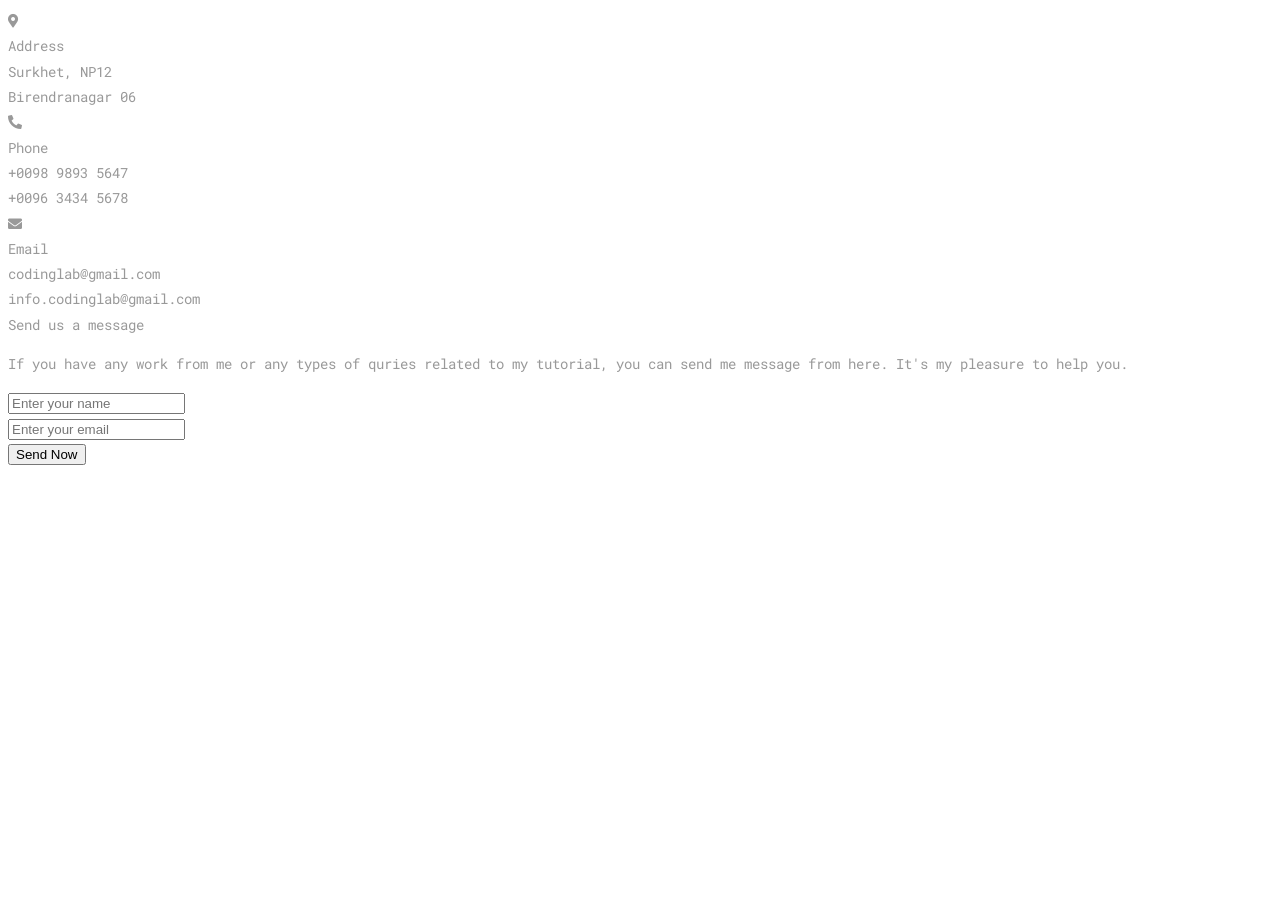
<file: sample_form.html>
<!DOCTYPE html>
<!-- Created By CodingLab - www.codinglabweb.com -->
<html lang="en" dir="ltr">
  <head>
    <meta charset="UTF-8">
    <title> Responsive Contact Us Form  | CodingLab </title>
    <link rel="stylesheet" href="style.css">
    <!-- Fontawesome CDN Link -->
    <link rel="stylesheet" href="https://cdnjs.cloudflare.com/ajax/libs/font-awesome/5.15.2/css/all.min.css"/>
     <meta name="viewport" content="width=device-width, initial-scale=1.0">
   </head>
<body>
  <div class="container">
    <div class="content">
      <div class="left-side">
        <div class="address details">
          <i class="fas fa-map-marker-alt"></i>
          <div class="topic">Address</div>
          <div class="text-one">Surkhet, NP12</div>
          <div class="text-two">Birendranagar 06</div>
        </div>
        <div class="phone details">
          <i class="fas fa-phone-alt"></i>
          <div class="topic">Phone</div>
          <div class="text-one">+0098 9893 5647</div>
          <div class="text-two">+0096 3434 5678</div>
        </div>
        <div class="email details">
          <i class="fas fa-envelope"></i>
          <div class="topic">Email</div>
          <div class="text-one">codinglab@gmail.com</div>
          <div class="text-two">info.codinglab@gmail.com</div>
        </div>
      </div>
      <div class="right-side">
        <div class="topic-text">Send us a message</div>
        <p>If you have any work from me or any types of quries related to my tutorial, you can send me message from here. It's my pleasure to help you.</p>
      <form action="#">
        <div class="input-box">
          <input type="text" placeholder="Enter your name">
        </div>
        <div class="input-box">
          <input type="text" placeholder="Enter your email">
        </div>
        <div class="input-box message-box">
          
        </div>
        <div class="button">
          <input type="button" value="Send Now" >
        </div>
      </form>
    </div>
    </div>
  </div>
</body>
</html>
</file>
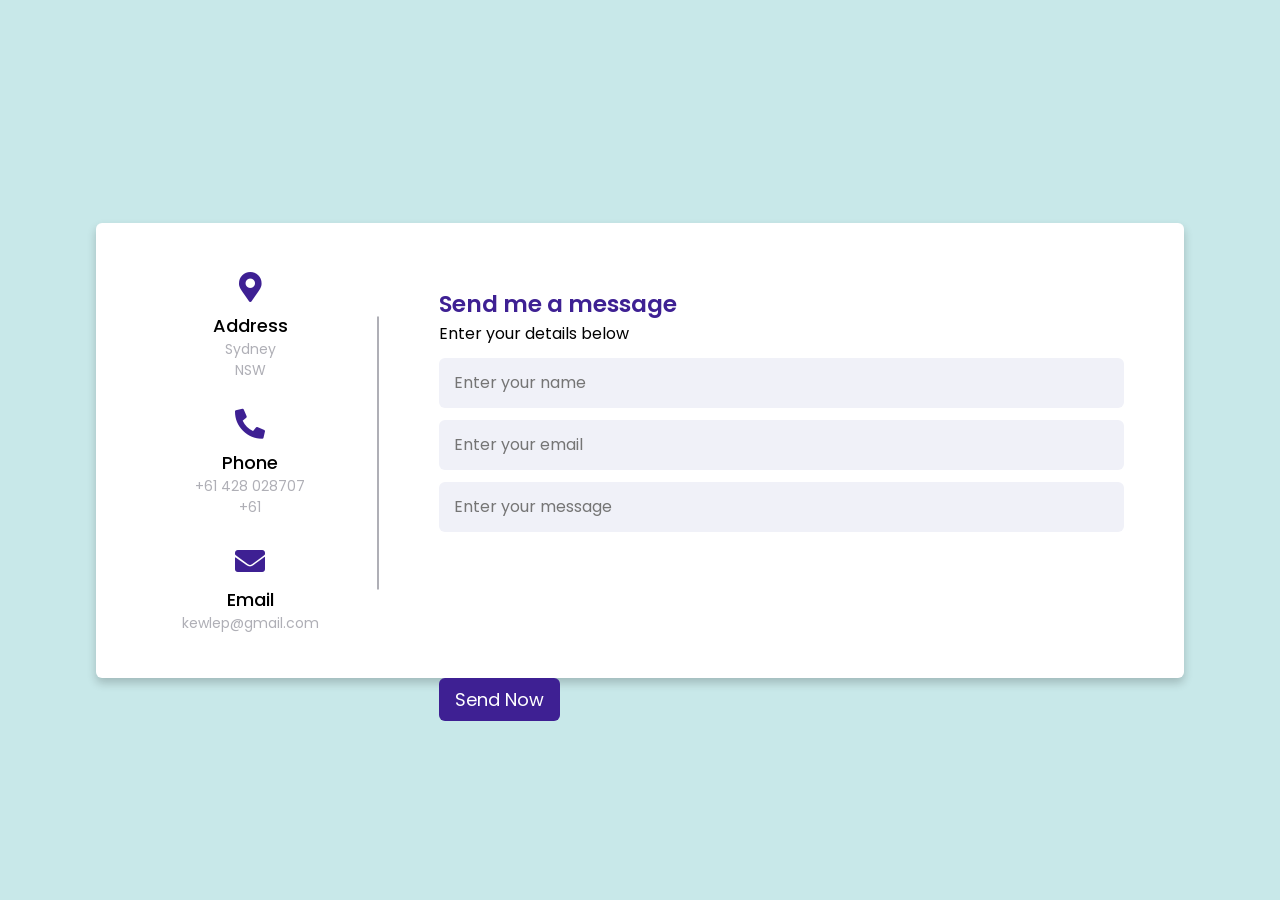
<file: form/sample_form.html>
<!DOCTYPE html>
<!-- Created By CodingLab - www.codinglabweb.com -->
<html lang="en" dir="ltr">
  <head>
    <meta charset="UTF-8">
    <title> Responsive Contact Us Form</title>
    <link rel="stylesheet" href="form_style.css">
    <!-- Fontawesome CDN Link -->
    <link rel="stylesheet" href="https://cdnjs.cloudflare.com/ajax/libs/font-awesome/5.15.2/css/all.min.css"/>
     <meta name="viewport" content="width=device-width, initial-scale=1.0">
   </head>
<body>
  <div class="container">
    <div class="content">
      <div class="left-side">
        <div class="address details">
          <i class="fas fa-map-marker-alt"></i>
          <div class="topic">Address</div>
          <div class="text-one">Sydney</div>
          <div class="text-two">NSW</div>
        </div>
        <div class="phone details">
          <i class="fas fa-phone-alt"></i>
          <div class="topic">Phone</div>
          <div class="text-one">+61 428 028707</div>
          <div class="text-two">+61</div>
        </div>
        <div class="email details">
          <i class="fas fa-envelope"></i>
          <div class="topic">Email</div>
          <div class="text-one">kewlep@gmail.com</div>
         </div>
      </div>
      <div class="right-side">
        <div class="topic-text">Send me a message</div>
        <p>Enter your details below</p>
      <form action="#">
        <div class="input-box">
          <input type="text" placeholder="Enter your name">
        </div>
        <div class="input-box">
          <input type="text" placeholder="Enter your email">
        </div>
        <div class="input-box message-box">
        <div class="input-box">
          <input type="text" placeholder="Enter your message">
        </div>
        <div class="input-box message-box">   
        </div>
        <div class="button">
          <input type="button" value="Send Now" >
        </div>
      </form>
    </div>
    </div>
  </div>
</body>
</html>
</file>
<file: style.css>
/*------------------------------------------------------------------
    Version: 1.0
-------------------------------------------------------------------*/

/*------------------------------------------------------------------
    IMPORT FONTS
-------------------------------------------------------------------*/

@import url('https://fonts.googleapis.com/css?family=Roboto+Mono:300,400,500,700');

/*------------------------------------------------------------------
    IMPORT FILES
-------------------------------------------------------------------*/

@import url(css/animate.css);
@import url(css/camera.css);
@import url(css/flaticon.css);
@import url(css/prettyPhoto.css);
@import url(css/owl.carousel.css);
@import url(css/font-awesome.min.css);

/*------------------------------------------------------------------
    SKELETON
-------------------------------------------------------------------*/

body {
    color: #999999;
    font-size: 14px;
    font-family: 'Roboto Mono', monospace;
    line-height: 1.80857;
}

html, body{
	height: 100%;
}

body.demos .section {
    background: url(images/bg.png) repeat top center #f2f3f5;
}

body.demos .section-title img {
    max-width: 280px;
    display: block;
    margin: 10px auto;
}

body.demos .service-widget h3 {
    border-bottom: 1px solid #ededed;
    font-size: 18px;
    padding: 20px 0;
    background-color: #ffffff;
}

body.demos .service-widget {
    margin: 0 0 30px;
    padding: 30px;
    background-color: #fff
}

body.demos .container-fluid {
    max-width: 1080px
}

a {
    color: #1f1f1f;
    text-decoration: none !important;
    outline: none !important;
    -webkit-transition: all .3s ease-in-out;
    -moz-transition: all .3s ease-in-out;
    -ms-transition: all .3s ease-in-out;
    -o-transition: all .3s ease-in-out;
    transition: all .3s ease-in-out;
}

h1,
h2,
h3,
h4,
h5,
h6 {
    letter-spacing: 0;
    font-weight: normal;
    position: relative;
    padding: 0 0 10px 0;
    font-weight: normal;
    line-height: 120% !important;
    color: #333333;
    margin: 0
}

h1 {
    font-size: 24px
}

h2 {
    font-size: 22px
}

h3 {
    font-size: 18px
}

h4 {
    font-size: 16px
}

h5 {
    font-size: 14px
}

h6 {
    font-size: 13px
}

h1 a,
h2 a,
h3 a,
h4 a,
h5 a,
h6 a {
    color: #212121;
    text-decoration: none!important;
    opacity: 1
}

h1 a:hover,
h2 a:hover,
h3 a:hover,
h4 a:hover,
h5 a:hover,
h6 a:hover {
    opacity: .8
}

a {
    color: #222222;
    text-decoration: none;
    outline: none;
}

a,
.btn {
    text-decoration: none !important;
    outline: none !important;
    -webkit-transition: all .3s ease-in-out;
    -moz-transition: all .3s ease-in-out;
    -ms-transition: all .3s ease-in-out;
    -o-transition: all .3s ease-in-out;
    transition: all .3s ease-in-out;
}

.btn-custom {
    margin-top: 20px;
    background-color: transparent !important;
    border: 2px solid #ddd;
    padding: 12px 40px;
    font-size: 16px;
}

.lead {
    font-size: 18px;
    line-height: 30px;
    color: #767676;
    margin: 0;
    padding: 0;
}

blockquote {
    margin: 20px 0 20px;
    padding: 30px;
}

ul, li, ol{
	margin: 0px;
	list-style: none;
	padding: 0px;
}


/*------------------------------------------------------------------
    WP CORE
-------------------------------------------------------------------*/

.first {
    clear: both
}

.last {
    margin-right: 0
}

.alignnone {
    margin: 5px 20px 20px 0;
}

.aligncenter,
div.aligncenter {
    display: block;
    margin: 5px auto 5px auto;
}

.alignright {
    float: right;
    margin: 10px 0 20px 20px;
}

.alignleft {
    float: left;
    margin: 10px 20px 20px 0;
}

a img.alignright {
    float: right;
    margin: 10px 0 20px 20px;
}

a img.alignnone {
    margin: 10px 20px 20px 0;
}

a img.alignleft {
    float: left;
    margin: 10px 20px 20px 0;
}

a img.aligncenter {
    display: block;
    margin-left: auto;
    margin-right: auto
}

.wp-caption {
    background: #fff;
    border: 1px solid #f0f0f0;
    max-width: 96%;
    /* Image does not overflow the content area */
    padding: 5px 3px 10px;
    text-align: center;
}

.wp-caption.alignnone {
    margin: 5px 20px 20px 0;
}

.wp-caption.alignleft {
    margin: 5px 20px 20px 0;
}

.wp-caption.alignright {
    margin: 5px 0 20px 20px;
}

.wp-caption img {
    border: 0 none;
    height: auto;
    margin: 0;
    max-width: 98.5%;
    padding: 0;
    width: auto;
}

.wp-caption p.wp-caption-text {
    font-size: 11px;
    line-height: 17px;
    margin: 0;
    padding: 0 4px 5px;
}


/* Text meant only for screen readers. */

.screen-reader-text {
    clip: rect(1px, 1px, 1px, 1px);
    position: absolute !important;
    height: 1px;
    width: 1px;
    overflow: hidden;
}

.screen-reader-text:focus {
    background-color: #f1f1f1;
    border-radius: 3px;
    box-shadow: 0 0 2px 2px rgba(0, 0, 0, 0.6);
    clip: auto !important;
    color: #21759b;
    display: block;
    font-size: 14px;
    font-size: 0.875rem;
    font-weight: bold;
    height: auto;
    left: 5px;
    line-height: normal;
    padding: 15px 23px 14px;
    text-decoration: none;
    top: 5px;
    width: auto;
    z-index: 100000;
    /* Above WP toolbar. */
}


/*------------------------------------------------------------------
    HEADER
-------------------------------------------------------------------*/

.navbar-dark{
	
}

.navbar-dark .navbar-nav .nav-link{
	color: #ffffff;
	letter-spacing: 1px;
	font-size: 14px;
	position: relative;
}
.navbar-dark .navbar-nav .nav-link:hover{
	color: #ffffff;
}
.navbar-dark .navbar-nav .nav-link.active{
	font-weight: 600;
}
.navbar-dark .navbar-nav .nav-link::after {
    content: '';
    width: 0;
    height: 3px;
    background: #ffffff;
    position: absolute;
    bottom: 0;
    left: 0;
	right: 0;
	text-align: center;
	margin: 0 auto;
    border-radius: 0px;
    -webkit-transition: all .5s;
    transition: all .5s;
    z-index: -1;
}
.navbar-dark .navbar-nav .nav-link.active::after {
	width: 50%;
}

/*------------------------------------------------------------------
    SECTIONS
-------------------------------------------------------------------*/

.main-banner{
	height: 100%;
	position: relative;
}

.main-banner{
	display: table;
    width: 100%;
	text-align: center;
}
.main-banner::after {
    content: " ";
    position: absolute;
    top: 0;
    bottom: 0;
    left: 0;
    right: 0;
    background-color: #000;
    z-index: 0;
    opacity: .6;
}
.heading{
	color: #fff;
	display: table-cell;
	vertical-align: middle;
	position: relative;
	z-index: 1;
}
.heading h1{
	color: #ffffff;
	font-weight: 700;
	font-size: 62px;
	text-transform: uppercase;
}
.heading p{
	font-size: 18px;
	padding: 20px 0px;
}

.heading h3{
	color: ffffff;
}

.cd-words-wrapper {
  display: inline-block;
  position: relative;
  text-align: left;
}
.cd-words-wrapper b {
  display: inline-block;
  position: absolute;
  white-space: nowrap;
  left: 0;
  top: 0;
}
.cd-words-wrapper b.is-visible {
  position: relative;
}
.no-js .cd-words-wrapper b {
  opacity: 0;
}
.no-js .cd-words-wrapper b.is-visible {
  opacity: 1;
}

/* -------------------------------- 

xclip 

-------------------------------- */
.cd-headline.clip span {
  display: inline-block;
  padding: .2em 0;
  color: #ffffff;
  font-size: 30px;
}
.cd-headline.clip span b{
	text-transform: uppercase;
}
.cd-headline.clip .cd-words-wrapper {
  overflow: hidden;
  vertical-align: top;
}
.cd-headline.clip .cd-words-wrapper::after {
  /* line */
  content: '';
  position: absolute;
  top: 0;
  right: 0;
  width: 2px;
  height: 100%;
  background-color: #aebcb9;
}
.cd-headline.clip b {
  opacity: 0;
}
.cd-headline.clip b.is-visible {
  opacity: 1;
}


#mainNav.navbar-shrink {
    padding-top: 10px;
    padding-bottom: 10px;
    background-color: #333333;
}

#clouds{
	margin-top: -5%;
	position: relative;
	z-index: 1;
}
#clouds path {
    fill: #ffffff;
    bottom: -10px;
    overflow: hidden;
    stroke: #ffffff;
}

.section {
    display: block;
    position: relative;
    overflow: hidden;
    padding: 70px 0;
}

.noover {
    overflow: visible;
}

.noover .btn-dark {
    border: 0 !important;
}

.nopad {
    padding: 0;
}

.nopadtop {
    padding-top: 0;
}

.section.wb {
    background-color: #ffffff;
}

.section.lb {
    background-color: #f2f3f5;
}

.section.db {
    background-color: #111111;
}

.section.color1 {
    background-color: #448AFF;
}

.first-section {
    display: block;
    position: relative;
    overflow: hidden;
    padding: 16em 0 13em;
}

.first-section h2 {
    color: #ffffff;
    font-size: 68px;
    font-weight: 300;
    text-transform: capitalize;
    display: block;
    margin: 0;
    padding: 0 0 30px;
    position: relative;
}

.first-section .lead {
    font-size: 21px;
    font-weight: 300;
    padding: 0 0 40px;
    margin: 0;
    line-height: inherit;
    color: #ffffff;
}

.macbookright {
    width: 980px;
    position: absolute;
    right: -15%;
    bottom: -6%;
}

.section-title {
    display: block;
    position: relative;
    margin-bottom: 60px;
}

.section-title p {
    color: #999;
    font-weight: 400;
    font-size: 18px;
    line-height: 33px;
    margin: 0;
}

.section-title h3 {
    font-size: 38px;
    font-weight: 500;
    line-height: 62px;
    margin: 0 0 25px;
    padding: 0;
    text-transform: none;
}

.section.colorsection p,
.section.colorsection h3,
.section.db h3 {
    color: #ffffff;
}



.btn-hover-new{
	color: #333333;
	-webkit-transition: all 0.5s;
	-moz-transition: all 0.5s;
	-o-transition: all 0.5s;
	transition: all 0.5s;
	position: relative;
	border: 1px solid #333333;
	overflow: hidden;
	padding: 0px 18px;
	display: inline-block;
}

.sim-btn{
	line-height: 50px;
	height: 50px;
	text-align: center;
	margin-right: auto;
	margin-left: auto;
	margin-top: 0px;
	cursor: pointer;
}

.btn-hover-new::after {
    content: attr(data-text);
    position: absolute;
    width: 100%;
    height: 100%;
    top: 0;
    left: 0;
    opacity: 0;
    -webkit-transform: translate(-30%, 0);
    transform: translate(-30%, 0);
    -webkit-transition: all 0.3s;
    -moz-transition: all 0.3s;
    -o-transition: all 0.3s;
    transition: all 0.3s;
}

.btn-hover-new span {
    -webkit-transition: all 0.3s;
    -moz-transition: all 0.3s;
    -o-transition: all 0.3s;
    transition: all 0.3s;
}

.btn-hover-new:hover{
	color: #ffffff;
	background-color: #333333;
}
.btn-hover-new:hover > span {
    opacity: 0;
    -webkit-transform: translate(0px,40px);
    transform: translate(0px,40px);
}
.btn-hover-new:hover::after {
    opacity: 1;
    -webkit-transform: translate(0, 0);
    transform: translate(0, 0);
}




.right-box-pro{
	position: relative;
	-webkit-box-shadow: 0px 0px 30px -4px rgba(0, 0, 0, 0.3);
	box-shadow: 0px 0px 30px -4px rgba(0, 0, 0, 0.3);
}
.right-box-pro img{
	position: relative;
	z-index: 2;
}
.right-box-pro::before {
    content: "";
    background: url(images/country-quilt-dark.png);
    width: 100%;
    height: 100%;
    position: absolute;
    bottom: -20px;
    right: -20px;
    z-index: 0;
}



.services-inner-box{
	padding: 15px;
	background: #ffffff;
	margin-bottom: 30px;
}
.ser-icon{
	width: 90px;
	height: 90px;
	text-align: center;
	line-height: 90px;
}
.ser-icon i{
	font-size: 50px;
	color: #333333;
}
.services-inner-box h2{
	font-size: 22px;
	font-weight: 600;
}


/*------------------------------------------------------------------
    PORTFOLIO
-------------------------------------------------------------------*/

.item-h2,
.item-h1 {
    height: 100% !important;
    height: auto !important;
}

.isotope-item {
    z-index: 2;
    padding: 0;
}

.isotope-hidden.isotope-item {
    pointer-events: none;
    z-index: 1;
}

.isotope,
.isotope .isotope-item {
    /* change duration value to whatever you like */
    -webkit-transition-duration: 0.8s;
    -moz-transition-duration: 0.8s;
    transition-duration: 0.8s;
}

.isotope {
    -webkit-transition-property: height, width;
    -moz-transition-property: height, width;
    transition-property: height, width;
}

.isotope .isotope-item {
    -webkit-transition-property: -webkit-transform, opacity;
    -moz-transition-property: -moz-transform, opacity;
    transition-property: transform, opacity;
}

.portfolio-filter ul {
    padding: 0;
    z-index: 2;
    display: block;
    position: relative;
    margin: 0;
}

.portfolio-filter ul li {
    border-radius: 0;
    display: inline-block;
    margin: 0 5px 0 0;
    text-decoration: none;
    text-transform: uppercase;
    vertical-align: middle;
}

.portfolio-filter ul li:last-child:after {
    content: "";
}

.portfolio-filter ul li .btn-dark {
    box-shadow: none;
    background-color: transparent;
    border: 1px solid #e6e7e6 !important;
    color: #1f1f1f;
    font-weight: 400;
    font-size: 13px;
    padding: 10px 30px;
}

.da-thumbs {
    list-style: none;
    position: relative;
    padding: 0;
}

.da-thumbs .pitem {
    margin: 0;
    padding: 15px;
    position: relative;
}

.da-thumbs .pitem a,
.da-thumbs .pitem a img {
    display: block;
    position: relative;
}

.da-thumbs .pitem a {
    overflow: hidden;
}

.da-thumbs .pitem a div {
    position: absolute;
    background-color: rgba(0, 0, 0, 0.8);
    width: 100%;
    height: 100%;
}

.da-thumbs .pitem a div h3 {
    display: block;
    color: #ffffff;
    font-size: 20px;
    padding: 30px 15px;
    text-transform: capitalize;
    font-weight: normal;
}

.da-thumbs .pitem a div h3 small {
    display: block;
    color: #ffffff;
    margin-top: 5px;
    font-size: 13px;
    font-weight: 300;
}

.da-thumbs .pitem a div i {
    background-color: #1f1f1f;
    position: absolute;
    color: #ffffff !important;
    bottom: 0;
    font-size: 15px;
    z-index: 12;
    right: 0;
    width: 40px;
    height: 40px;
    line-height: 40px;
    text-align: center;
}


/*------------------------------------------------------------------
    TESTIMONIALS
-------------------------------------------------------------------*/

.logos img {
    margin: auto;
    display: block;
    text-align: center;
    width: 100%;
    opacity: 0.3;
}

.logos img:hover {
    opacity: 0.5;
}

.desc h3 i {
    color: #cccccc;
    font-size: 37px;
    vertical-align: middle;
    margin-right: 12px;
}

.desc {
    padding: 30px;
    position: relative;
    background: #000;
    border: 1px solid #111111;
}

.testi-meta {
    display: block;
    margin-top: 20px;
}

.testimonial h4 {
    font-size: 18px;
    color: #333333;
    padding: 13px 0 0;
}

.testimonial img {
    max-width: 55px;
}

.testimonial small {
    margin-top: 7px;
    font-size: 16px;
    display: block;
}

.testimonial {
    background-color: transparent;
}

.testimonial h3 {
    padding: 0 0 10px;
    font-size: 20px;
    font-weight: 600;
	color: #ffffff;
}

.testimonial small,
.testimonial .lead {
    background-color: transparent;
    color: #aaa;
    display: block;
    font-size: 16px;
    font-style: normal;
    line-height: 30px;
    margin: 0;
    padding: 0;
    position: relative;
}

.testimonial p:after {
    display: none;
}


/*------------------------------------------------------------------
    PRICING TABLES
-------------------------------------------------------------------*/

.pricing-table {
    margin: 50px 0 0 0;
    background: #fff;
    box-shadow: 0 5px 14px rgba(0, 0, 0, 0.1);
}

.pricing-table i {
    width: 30px;
    color: #c2c2c2;
    display: inline-block;
    margin-right: 10px;
    padding-right: 5px;
    border-right: 1px solid #ececec;
}

.pricing-table .btn-dark {
    padding: 10px 24px;
    font-size: 15px;
}

.pricing-table strong {
    font-weight: 600;
    margin-right: 6px;
    color: #1f1f1f;
}

.pricing-table-header {
    padding: 30px 0 25px 0;
    background: #ffffff;
}

.pricing-table-header h2 {
    font-size: 31px;
    margin: 0;
    padding: 0;
    font-weight: 300;
}

.pricing-table-header h3 {
    font-size: 15px;
    font-weight: 600;
    color: #aaaaaa;
    margin-top: 10px;
    text-transform: uppercase;
}

.pricing-table-space {
    height: 10px;
}

.pricing-table-text {
    margin: 15px 30px 0 30px;
    padding: 0 10px 15px 10px;
    border-bottom: 1px solid #ececec;
    font-weight: 300;
    line-height: 30px;
    color: #c2c2c2;
    font-size: 16px;
}

.pricing-table-text p {
    font-weight: 400;
}

.pricing-table-features {
    margin: 15px 30px 0 30px;
    padding: 0 10px 15px 30px;
    border-bottom: 1px solid #ececec;
    text-align: left;
    line-height: 30px;
    font-size: 16px;
    color: #c2c2c2;
}

.pricing-table-highlighted h3,
.pricing-table-highlighted h2 {
    color: #ffffff !important;
}

.pricing-table-sign-up {
    margin-top: 25px;
    padding-bottom: 30px;
}


/* Highlighted table */

.pricing-table-highlighted {
    margin-top: 0;
}

.m130 {
    margin-top: 130px;
}

.nav-pills {
    border: 1px solid #e1e1e1;
}

.nav-pills > li {
    width: 50%;
    padding: 10px;
    float: left;
    margin: 0 !important;
}

.nav-pills > li > a {
    margin: 0!important;
    text-align: center;
    background-color: #f4f4f4;
}


/*------------------------------------------------------------------
    ICON BOXES
-------------------------------------------------------------------*/

.icon-wrapper {
    position: relative;
    cursor: pointer;
    display: block;
    z-index: 1;
}

.icon-wrapper i {
    width: 75px;
    height: 75px;
    text-align: center;
    line-height: 75px;
    font-size: 28px;
    background-color: #f2f3f5;
    color: #1f1f1f;
    margin-top: 0;
}

.small-icons.icon-wrapper:hover i,
.small-icons.icon-wrapper:hover i:hover,
.small-icons.icon-wrapper i {
    width: auto !important;
    height: auto !important;
    line-height: 1 !important;
    padding: 0 !important;
    color: #e3e3e3 !important;
    background-color: transparent !important;
    background: none !important;
    margin-right: 10px !important;
    vertical-align: middle;
    font-size: 24px !important;
}

.small-icons.icon-wrapper h3 {
    font-size: 18px;
    padding-bottom: 5px;
}

.small-icons.icon-wrapper p {
    padding: 0;
    margin: 0;
}

.icon-wrapper h3 {
    font-size: 21px;
    padding: 0 0 15px;
    margin: 0;
}

.icon-wrapper p {
    margin-bottom: 0;
    padding-left: 95px;
}

.icon-wrapper p small {
    display: block;
    color: #999;
    margin-top: 10px;
    text-transform: none;
    font-weight: 600;
    font-size: 16px;
}

.icon-wrapper p small:after {
    content: "\f105";
    font-family: FontAwesome;
    margin-left: 5px;
    font-size: 11px;
}


/*------------------------------------------------------------------
    MESSAGE BOXES
-------------------------------------------------------------------*/

.event_dit{
	margin-top: 20px;
}
.event_dit ul {
	float: left;
	width: 100%;
	padding-bottom: 15px;
	margin-bottom: 0px;
	position: relative;
	line-height: 12px;
}
.event_dit ul li{
	float: left;
	position: relative;
}

.event_dit ul li a{
	padding: 0px 5px;
	font-size: 14px;
	line-height: 25px;
	transition: all 0.3s ease-in-out;
	-webkit-transition: all 0.3s ease-in-out;
	-moz-transition: all 0.3s ease-in-out;
	-o-transition: all 0.3s ease-in-out;
	-moz-transition: all 0.3s ease-in-out;
}

.event_dit ul li a:hover{
	color: #333333;
}

.service-widget h3 {
    font-size: 21px;
    color: #ffffff;
    padding: 20px 0 12px;
    margin: 0;
}

.participate-wrap figure{
	overflow: hidden;
	position: relative;
}
.participate-wrap figure::before{
	background-color: #333333;
	content: "";
	position: absolute;
	border-radius: 100%;
	top: 0px;
	left: 0px;
	right: 0px;
	bottom: 0px;
	margin: auto;
	width: 0px;
	height: 0px;
	opacity: 0.7;
	transition: all 0.3s ease-in-out;
	-webkit-transition: all 0.3s ease-in-out;
	-moz-transition: all 0.3s ease-in-out;
	-o-transition: all 0.3s ease-in-out;
	-moz-transition: all 0.3s ease-in-out;
}

.participate-wrap figure figcaption{
	position: absolute;
	width: 100%;
	top: 0px;
	text-align: center;
	margin-top: -20px;
	opacity: 0;
	transition: all 0.3s ease-in-out;
	-webkit-transition: all 0.3s ease-in-out;
	-moz-transition: all 0.3s ease-in-out;
	-o-transition: all 0.3s ease-in-out;
	-moz-transition: all 0.3s ease-in-out;
}

.participate-wrap figure figcaption .global-radius{
	background: #ffffff;
	width: 38px;
	height: 38px;
	display: inline-block;
	text-align: center;
	line-height: 38px;
}

.participate-wrap:hover figure::before{
	width: 100%;
	height: 100%;
	border-radius: 0px;
}

.participate-wrap:hover figure figcaption {
	top: 50%;
	opacity: 1;
}

.service-widget h3 a,
.section.wb .service-widget h3,
.section.lb .service-widget h3 {
    color: #1f1f1f;
}

.service-widget p {
    margin-bottom: 0;
    padding-bottom: 0;
}

.message-box h4 {
    text-transform: uppercase;
    padding: 0;
    margin: 0 0 5px;
    font-weight: 600;
    letter-spacing: 0.5px;
    font-size: 15px;
    color: #999;
}

.message-box h2 {
    font-size: 38px;
    font-weight: 300;
    padding: 0 0 10px;
    margin: 0;
    line-height: 62px;
    margin-top: 0;
    text-transform: none;
}

.message-box p {
    margin-bottom: 20px;
}

.message-box .lead {
    padding-top: 10px;
	font-size: 16px;
	font-style: italic;
	color: #999;
	padding-bottom: 10px;
	padding-left: 15px;
}

.post-media {
    position: relative;
}

.post-media img {
    width: 100%;
}

.post-media_pp{
	overflow: hidden;
	position: relative;
}

.service-widget{
	margin-bottom: 30px;
}

.hover-up{
	background: #076799;
}

.service-widget .post-media_pp .hover-up{
	padding: 30px;
	position: absolute;
	left: 110%;
	width: 100%;
	top: 0;
	height: 100%;
	transition: all .35s ease-in-out;
	opacity: 0;
}
.service-widget .post-media_pp:hover .hover-up{
	opacity: 1;
	left: 0;
}

.section.wb .hover-up h3{
	font-size: 32px;
	color: #ffffff;
}

.section.wb .hover-up p{
	color: #cccccc;
}

.playbutton {
    position: absolute;
    color: #ffffff !important;
    top: 40%;
    font-size: 60px;
    z-index: 12;
    left: 0;
    right: 0;
    text-align: center;
    margin: -20px auto;
}

.hoverbutton {
    background-color: #333333;
    position: absolute;
    color: #ffffff !important;
    top: 70%;
    font-size: 21px;
    z-index: 12;
    left: 0;
    opacity: 0;
    right: 0;
    width: 50px;
    height: 50px;
    line-height: 50px;
    text-align: center;
    margin: -20px auto;
}

.service-widget:hover .hoverbutton {
    opacity: 1;
}

hr.hr1 {
    position: relative;
    margin: 60px 0;
    border: 1px dashed #f2f3f5;
}

hr.hr2 {
    position: relative;
    margin: 17px 0;
    border: 1px dashed #f2f3f5;
}

hr.hr3 {
    position: relative;
    margin: 25px 0 30px 0;
    border: 1px dashed #f2f3f5;
}

hr.invis {
    border-color: transparent;
}

hr.invis1 {
    margin: 10px 0;
    border-color: transparent;
}

.section.parallax hr.hr1 {
    border-color: rgba(255, 255, 255, 0.1);
}

.sep1 {
    display: block;
    position: absolute;
    content: '';
    width: 40px;
    height: 40px;
    bottom: -20px;
    left: 50%;
    margin-left: -14px;
    background-color: #1f1f1f;
    -ms-transform: rotate(45deg);
    -webkit-transform: rotate(45deg);
    transform: rotate(45deg);
    z-index: 1;
}

.sep2 {
    display: block;
    position: absolute;
    content: '';
    width: 40px;
    height: 40px;
    top: -20px;
    left: 50%;
    margin-left: -14px;
    background-color: #1f1f1f;
    -ms-transform: rotate(45deg);
    -webkit-transform: rotate(45deg);
    transform: rotate(45deg);
    z-index: 1;
}


/* Divider Styles */

.divider-wrapper {
    width: 100%;
    box-shadow: 0 5px 14px rgba(0, 0, 0, 0.1);
    height: 540px;
    margin: 0 auto;
    position: relative;
}

.divider-wrapper:hover {
    cursor: none;
}

.divider-bar {
    position: absolute;
    width: 10px;
    left: 50%;
    top: -10px;
    bottom: -15px;
}

.code-wrapper {
    border: 1px solid #ffffff;
    display: block;
    overflow: hidden;
    width: 100%;
    height: 100%;
    position: relative;
    background: url("uploads/code.jpg") no-repeat;
}

.design-wrapper {
    overflow: hidden;
    position: absolute;
    top: 0;
    left: 0;
    right: 0;
    bottom: 0;
    -webkit-transform: translateX(50%);
    transform: translateX(50%);
}

.design-image {
    display: block;
    width: 100%;
    height: 100%;
    position: relative;
    -webkit-transform: translateX(-50%);
    transform: translateX(-50%);
    background: url("uploads/design.jpg") no-repeat;
}

.filter-button-group{
	border: 1px solid #e4e4e4;
	border-radius: 0px;
	margin: 10px 0px;
	display: inline-block;
}

.filter-button-group button.active{
	background: #333333;
	color: #fff;
	box-shadow: 2px 20px 45px 5px rgba(0,0,0,.2);	
}

.filter-button-group button{
	color: #333;
	letter-spacing: 1px;
	text-transform: uppercase;
	font-weight: 600;
	font-size: 14px;
	cursor: pointer;
	background: #fff;
	padding: 12px 40px;
	border: none;
	border-radius: 0px;
}


.gallery-single{
	margin: 30px 15px;;
}

.gallery-single {
	position: relative;
	overflow: hidden;
	-webkit-box-shadow: 0 0 10px #ccc;
	box-shadow: 0 0 10px #ccc;
}

.gallery-list .img-overlay {
    position: absolute;
    top: 10px;
    left: 10px;
    right: 10px;
    bottom: 10px;
    background: rgba(51, 51, 51, 0.80);
    color: #35424C;
    opacity: 0;
    -webkit-transition: all .5s;
    transition: all .5s;
    z-index: 2;
    -webkit-transform: translateY(10px);
    transform: translateY(10px);
}

.gallery-list .gallery-single:hover .img-overlay {
    opacity: 1;
    -webkit-transform: translateY(0);
    transform: translateY(0);
}

.gallery-list .gallery-single:hover .img-overlay .hoverbutton{
	opacity: 1;
	top: 50%;
}


.post-box .date{
	display: inline-block;
	position: absolute;
	top: 15px;
	right: 15px;
	background: #333333;
	color: #fff;
	padding: 10px 15px;
	text-align: center;
}

.post-thumb{
	position: relative;
}

.post-box{
	-webkit-box-shadow: 0px 5px 35px 0px rgba(148, 146, 245, 0.15);
	box-shadow: 0px 5px 35px 0px rgba(148, 146, 245, 0.15);
	background: #ffffff;
}

.post-box:hover .post-thumb::before{
	opacity: .6;
	-webkit-transform: translateY(0);
	transform: translateY(0);
}


.post-box .post-thumb::before{
	content: "";
	position: absolute;
	top: 0;
	right: 0;
	bottom: 0;
	left: 0;
	background-color: rgba(51, 51, 51, 0.80);
	opacity: 0;
	-webkit-transition: all .5s;
	transition: all .5s;
	-webkit-transform: translateY(10px);
	transform: translateY(10px);
}

.post-info{
	padding: 0px 15px 40px 15px;
	background: #ffffff;
	text-align: left;
	margin-top: 40px;
}

.post-info p{
	margin: 0px;
}

.post-info h4{
	font-size: 20px;
	font-weight: 700;
}

.post-info ul{
	display: block;
	text-align: center;
	margin-bottom: 15px;
}
.post-info ul li{
	display: inline-block;
	text-align: center;
}


/*------------------------------------------------------------------
    FEATURES
-------------------------------------------------------------------*/

.customwidget h1 {
    font-size: 44px;
    color: #ffffff;
    padding: 15px 0 25px;
    margin: 0;
    line-height: 1 !important;
    font-weight: 300;
}

.customwidget ul {
    padding: 0;
    display: block;
    margin-bottom: 30px;
}

.customwidget li i {
    margin-right: 5px;
}

.customwidget li {
    color: #ffffff;
    margin-right: 10px;
}

.image-center img {
    position: relative;
    margin: 0 0 -208px;
    z-index: 10;
    padding-right: 30px;
    text-align: center;
}

.customwidget p {
    font-style: italic;
    font-size: 18px;
    padding: 0 0 10px;
}

.img-center img {
    width: 100%;
    box-shadow: 0 5px 14px rgba(0, 0, 0, 0.1);
}

.img-center {
    margin: auto;
}

#features li p {
    margin-bottom: 0;
    padding-bottom: 0;
}

#features li {
    display: table;
    width: 100%;
    margin: 35px 0;
    cursor: pointer;
}

.features-left,
.features-right {
    padding: 0 10px;
}

.features-right li:last-child,
.features-left li:last-child {
    margin-bottom: 0px;
    padding-bottom: 0 !important;
}

.features-right li i,
.features-left li i {
    width: 68px;
    height: 68px;
    line-height: 68px;
    display: table;
    border-radius: 50%;
    font-size: 26px;
    background-color: #f2f3f5;
    margin: 0 auto 22px;
    position: relative;
    text-align: center;
    z-index: 55;
    transition: .4s;
    padding: 0;
}

#features i img {
    display: table;
    margin: 0 auto;
}

.features-left li i:before,
.features-right li i:before {
    text-align: center;
}

.features-right li i .ico-current,
.features-left li i .ico-current {
    opacity: 1;
    transition: .4s;
    visibility: visible;
}

.features-right li i .ico-hover,
.features-left li i .ico-hover {
    opacity: 0;
    transition: .4s;
    visibility: hidden;
    top: 19px;
}

.features-right li:hover .ico-current,
.features-left li:hover .ico-current {
    opacity: 0;
    transition: .4s;
    visibility: hidden;
}

.features-right li:hover .ico-hover,
.features-left li:hover .ico-hover {
    opacity: 1;
    transition: .4s;
    visibility: visible;
}

.features-right i {
    float: left;
}

.fr-inner {
    margin-left: 90px;
}

.features-left i {
    float: right;
}

.fl-inner {
    text-align: right;
    margin-right: 90px;
}

#features h4 {
    text-transform: capitalize;
    margin: 0;
    font-size: 19px;
}


/*------------------------------------------------------------------
    CONTACT
-------------------------------------------------------------------*/

.bootstrap-select {
    width: 100% \0;
    /*IE9 and below*/
}

.bootstrap-select > .dropdown-toggle {
    width: 100%;
    padding-right: 25px;
}

.has-error .bootstrap-select .dropdown-toggle,
.error .bootstrap-select .dropdown-toggle {
    border-color: #b94a48;
}

.bootstrap-select.fit-width {
    width: auto !important;
}

.bootstrap-select:not([class*="col-"]):not([class*="form-control"]):not(.input-group-btn) {
    width: 100%;
}

.bootstrap-select .dropdown-toggle:focus {
    outline: thin dotted #333333 !important;
    outline: 5px auto -webkit-focus-ring-color !important;
    outline-offset: -2px;
}

.bootstrap-select.form-control {
    margin-bottom: 0;
    padding: 0;
    border: none;
}

.bootstrap-select.form-control:not([class*="col-"]) {
    width: 100%;
}

.bootstrap-select.form-control.input-group-btn {
    z-index: auto;
}

.bootstrap-select.btn-group:not(.input-group-btn),
.bootstrap-select.btn-group[class*="col-"] {
    float: none;
    display: inline-block;
    margin-left: 0;
}

.bootstrap-select.btn-group.dropdown-menu-right,
.bootstrap-select.btn-group[class*="col-"].dropdown-menu-right,
.row .bootstrap-select.btn-group[class*="col-"].dropdown-menu-right {
    float: right;
}

.form-inline .bootstrap-select.btn-group,
.form-horizontal .bootstrap-select.btn-group,
.form-group .bootstrap-select.btn-group {
    margin-bottom: 0;
}

.form-group-lg .bootstrap-select.btn-group.form-control,
.form-group-sm .bootstrap-select.btn-group.form-control {
    padding: 0;
}

.form-inline .bootstrap-select.btn-group .form-control {
    width: 100%;
}

.bootstrap-select.btn-group.disabled,
.bootstrap-select.btn-group > .disabled {
    cursor: not-allowed;
}

.bootstrap-select.btn-group.disabled:focus,
.bootstrap-select.btn-group > .disabled:focus {
    outline: none !important;
}

.bootstrap-select.btn-group .dropdown-toggle .filter-option {
    display: inline-block;
    overflow: hidden;
    width: 100%;
    text-align: left;
}

.bootstrap-select.btn-group .dropdown-toggle .fa-angle-down {
    position: absolute;
    top: 30% !important;
    right: -5px;
    vertical-align: middle;
}

.bootstrap-select.btn-group[class*="col-"] .dropdown-toggle {
    width: 100%;
}

.bootstrap-select.btn-group .dropdown-menu {
    border: 1px solid #ededed;
    box-shadow: none;
    box-sizing: border-box;
    min-width: 100%;
    padding: 20px 10px;
    z-index: 1035;
}

.dropdown-menu > li > a {
    background-color: transparent !important;
    color: #bcbcbc !important;
    font-size: 15px;
    padding: 10px 20px;
}

.bootstrap-select.btn-group .dropdown-menu.inner {
    position: static;
    float: none;
    border: 0;
    padding: 0;
    margin: 0;
    border-radius: 0;
    -webkit-box-shadow: none;
    box-shadow: none;
}

.bootstrap-select.btn-group .dropdown-menu li {
    position: relative;
}

.bootstrap-select.btn-group .dropdown-menu li.active small {
    color: #fff;
}

.bootstrap-select.btn-group .dropdown-menu li.disabled a {
    cursor: not-allowed;
}

.bootstrap-select.btn-group .dropdown-menu li a {
    cursor: pointer;
}

.bootstrap-select.btn-group .dropdown-menu li a.opt {
    position: relative;
    padding-left: 2.25em;
}

.bootstrap-select.btn-group .dropdown-menu li a span.check-mark {
    display: none;
}

.bootstrap-select.btn-group .dropdown-menu li a span.text {
    display: inline-block;
}

.bootstrap-select.btn-group .dropdown-menu li small {
    padding-left: 0.5em;
}

.bootstrap-select.btn-group .dropdown-menu .notify {
    position: absolute;
    bottom: 5px;
    width: 96%;
    margin: 0 2%;
    min-height: 26px;
    padding: 3px 5px;
    background: #f5f5f5;
    border: 1px solid #e3e3e3;
    -webkit-box-shadow: inset 0 1px 1px rgba(0, 0, 0, 0.05);
    box-shadow: inset 0 1px 1px rgba(0, 0, 0, 0.05);
    pointer-events: none;
    opacity: 0.9;
    -webkit-box-sizing: border-box;
    -moz-box-sizing: border-box;
    box-sizing: border-box;
}

.bootstrap-select.btn-group .no-results {
    padding: 3px;
    background: #f5f5f5;
    margin: 0 5px;
    white-space: nowrap;
}

.bootstrap-select.btn-group.fit-width .dropdown-toggle .filter-option {
    position: static;
}

.bootstrap-select.btn-group.fit-width .dropdown-toggle .caret {
    position: static;
    top: auto;
    margin-top: 4px;
}

.bootstrap-select.btn-group.show-tick .dropdown-menu li.selected a span.check-mark {
    position: absolute;
    display: inline-block;
    right: 15px;
    margin-top: 5px;
}

.bootstrap-select.btn-group.show-tick .dropdown-menu li a span.text {
    margin-right: 34px;
}

.bootstrap-select.show-menu-arrow.open > .dropdown-toggle {
    z-index: 1036;
}

.bootstrap-select.show-menu-arrow .dropdown-toggle:before {
    content: '';
    border-left: 7px solid transparent;
    border-right: 7px solid transparent;
    border-bottom: 7px solid rgba(204, 204, 204, 0.2);
    position: absolute;
    bottom: -4px;
    left: 9px;
    display: none;
}

.bootstrap-select.show-menu-arrow .dropdown-toggle:after {
    content: '';
    border-left: 6px solid transparent;
    border-right: 6px solid transparent;
    border-bottom: 6px solid white;
    position: absolute;
    bottom: -4px;
    left: 10px;
    display: none;
}

.bootstrap-select.show-menu-arrow.dropup .dropdown-toggle:before {
    bottom: auto;
    top: -3px;
    border-top: 7px solid rgba(204, 204, 204, 0.2);
    border-bottom: 0;
}

.bootstrap-select.show-menu-arrow.dropup .dropdown-toggle:after {
    bottom: auto;
    top: -3px;
    border-top: 6px solid white;
    border-bottom: 0;
}

.bootstrap-select.show-menu-arrow.pull-right .dropdown-toggle:before {
    right: 12px;
    left: auto;
}

.bootstrap-select.show-menu-arrow.pull-right .dropdown-toggle:after {
    right: 13px;
    left: auto;
}

.bootstrap-select.show-menu-arrow.open > .dropdown-toggle:before,
.bootstrap-select.show-menu-arrow.open > .dropdown-toggle:after {
    display: block;
}

.bs-searchbox,
.bs-actionsbox,
.bs-donebutton {
    padding: 4px 8px;
}

.bs-actionsbox {
    float: left;
    width: 100%;
    -webkit-box-sizing: border-box;
    -moz-box-sizing: border-box;
    box-sizing: border-box;
}

.bs-actionsbox .btn-group button {
    width: 50%;
}

.bs-donebutton {
    float: left;
    width: 100%;
    -webkit-box-sizing: border-box;
    -moz-box-sizing: border-box;
    box-sizing: border-box;
}

.bs-donebutton .btn-group button {
    width: 100%;
}

.bs-searchbox + .bs-actionsbox {
    padding: 0 8px 4px;
}

.bs-searchbox .form-control {
    margin-bottom: 0;
    width: 100%;
}

select.bs-select-hidden,
select.selectpicker {
    display: none !important;
}

select.mobile-device {
    position: absolute !important;
    top: 0;
    left: 0;
    display: block !important;
    width: 100%;
    height: 100% !important;
    opacity: 0;
}


/*# sourceMappingURL=bootstrap-select.css.map */

.bootstrap-select > .btn {
    background: rgba(0, 0, 0, 0) none repeat scroll 0 0;
    font-size: 15px;
    height: 33px;
    box-shadow: none !important;
    border: 0 !important;
    padding: 0;
    width: 100%;
    color: #bcbcbc !important;
}

.contact_form {
    border: 1px solid #ededed;
    box-shadow: 0 5px 14px rgba(0, 0, 0, 0.1);
    background-color: #f2f3f5;
    padding: 40px 30px;
}

.contact_form .form-control {
    background-color: #333333;
    margin-bottom: 30px;
    border: 1px solid #ebebeb;
    box-sizing: border-box;
    color: #bcbcbc;
    font-size: 16px;
    outline: 0 none;
    padding: 10px 25px;
    height: 55px;
    resize: none;
    box-shadow: none !important;
    width: 100%;
	border-radius: 0px;
}

.contact_form textarea {
    color: #bcbcbc;
    padding: 20px 25px !important;
    height: 160px !important;
}

.contact_form .form-control::-webkit-input-placeholder {
    color: #bcbcbc;
}

.contact_form .form-control::-moz-placeholder {
    opacity: 1;
    color: #bcbcbc;
}

.contact_form .form-control::-ms-input-placeholder {
    color: #bcbcbc;
}

#contact {
    background: url(images/bg.png) no-repeat center center #333333;
}


#contact .section-title p{
	color: #ffffff;
}

.contact_form textarea.form-control{
	min-height: 225px;
}

.form-group{
	position: relative;
}

.help-block{
	position: absolute;
	top: 100%;
	left: 0px;
}

/*------------------------------------------------------------------
    FOOTER
-------------------------------------------------------------------*/

.cac {
    background-color: #232323;
    -webkit-transition: all .3s ease-in-out;
    -moz-transition: all .3s ease-in-out;
    -ms-transition: all .3s ease-in-out;
    -o-transition: all .3s ease-in-out;
    transition: all .3s ease-in-out;
}

.cac:hover a h3 {
    color: #fff !important;
}

.cac a h3 {
    color: #999;
}

.cac h3 {
    padding: 60px 0;
    margin: 0;
    font-weight: 400;
    font-size: 20px;
    text-transform: capitalize;
    line-height: !important;
}

.footer {
    padding: 90px 0 80px !important;
    color: #999;
    background-color: #1f1f1f;
}

.footer .widget-title {
    position: relative;
    display: block;
    margin-bottom: 30px;
}

.footer .widget-title small {
    color: #999;
    display: block;
    padding: 0 58px;
    text-transform: uppercase;
}

.footer .widget-title h3 {
    color: #fff;
    font-weight: 300;
    font-size: 21px;
    padding: 0;
    margin: 0;
    line-height: 1 !important;
}

.footer-links {
    list-style: none;
    padding: 0;
}

.footer-links a {
    color: #999;
}

.footer-links a:hover,
.footer a:hover {
    color: #333333 !important;
}

.footer-links li {
    margin-bottom: 10px;
    display: block;
    width: 100%;
    border-bottom: 1px dashed rgba(255, 255, 255, 0.1);
    padding-bottom: 10px;
}

.twitter-widget li {
    margin-bottom: 0;
    border: 0 !important;
}

.twitter-widget li i {
    border-right: 0 !important;
    margin-right: 0;
}

.footer-links li:last-child {
    margin-bottom: 0;
    padding-bottom: 0;
    border: 0;
}

.footer-links i {
    display: inline-block;
    width: 25px;
    margin-right: 10px;
    border-right: 1px dashed rgba(255, 255, 255, 0.1);
}

.copyrights {
    border-top: 1px dashed rgba(255, 255, 255, 0.1);
    background-color: #1f1f1f;
    box-sizing: border-box;
    width: 100%;
    text-align: left;
    padding: 30px 0px;
    overflow: hidden;
}


/* Footer left */

.footer-distributed .footer-left {
    float: left;
}

.footer-distributed .footer-links {
    margin: 0 0 10px;
    text-transform: uppercase;
    padding: 0;
}

.footer-distributed .footer-links a {
    display: inline-block;
    line-height: 1.8;
    margin: 0 10px 0 10px;
    text-decoration: none;
}

.footer-distributed .footer-company-name {
    font-weight: 300;
    margin: 0 10px;
    color: #666;
    padding: 0;
}


/* Footer right */

.footer-distributed .footer-right {
    float: right;
}


/* The search form */

.footer-distributed form {
    position: relative;
}

.footer-distributed form input {
    display: block;
    border-radius: 3px;
    box-sizing: border-box;
    background-color: #181818;
    border: none;
    font: inherit;
    font-size: 15px;
    font-weight: normal;
    color: #999;
    width: 400px;
    padding: 18px 50px 18px 18px;
}

.footer-distributed form input:focus {
    outline: none;
}


/* Changing the placeholder color */

.footer-distributed form input::-webkit-input-placeholder {
    color: #999;
}

.footer-distributed form input::-moz-placeholder {
    opacity: 1;
    color: #999;
}

.footer-distributed form input:-ms-input-placeholder {
    color: #999;
}


/* The magnify glass icon */

.footer-distributed form i {
    width: 18px;
    height: 18px;
    position: absolute;
    top: 16px;
    right: 18px;
    color: #999;
    font-size: 18px;
    margin-top: 6px;
}

.footer-distributed .footer-company-name a{
	color: #ffffff;
}

.footer-distributed .footer-company-name a:hover{
	color: #cccccc;
}

/*------------------------------------------------------------------
    MISC
-------------------------------------------------------------------*/

.dmtop.show {
    bottom: 50px;
}

.progress {
    background-color: #f2f3f5;
    border-radius: 0;
    box-shadow: none;
    height: 5px;
    margin-bottom: 20px;
    overflow: hidden;
}

.skills h3 {
    color: #999999;
    font-size: 15px;
}

.dmtop {
    background-color: #3C3D41;
    z-index: 100;
    width: 50px;
    height: 50px;
    line-height: 47px;
    position: fixed;
    bottom: -100px;
    border-radius: 3px;
    right: 50px;
    text-align: center;
    font-size: 28px;
    color: #ffffff !important;
    cursor: pointer;
    -webkit-transition: all .7s ease-in-out;
    -moz-transition: all .7s ease-in-out;
    -o-transition: all .7s ease-in-out;
    -ms-transition: all .7s ease-in-out;
    transition: all .7s ease-in-out;
}

.icon_wrap {
    background-color: #1f1f1f;
    width: 100px;
    height: 100px;
    display: block;
    line-height: 100px;
    font-size: 34px;
    color: #ffffff;
    margin: 0 auto;
    text-align: center;
    padding: 0 !important;
    border: 0 !important;
}

.stat-wrap h3 {
    font-size: 18px;
    font-weight: 400;
    color: #999 !important;
    margin: 0 !important;
    padding: 0 !important;
    line-height: 1 !important:
}

.stat-wrap p {
    font-size: 38px;
    color: #ffffff;
    margin: 0;
    font-weight: 300;
    padding: 4px 0 0;
    line-height: 1 !important:
}

#preloader {
    width: 100%;
    height: 100%;
    top: 0;
    right: 0;
    bottom: 0;
    left: 0;
    background: #333333;
    z-index: 11000;
    position: fixed;
    display: block
}


#main-ld {
  width: 70px;
  height: 70px;
  overflow: hidden;
  position: absolute;
  top: calc(50% - 17px);
  left: calc(50% - 35px);
}
#loader {
  width: 70px;
  height: 70px;
  border-style: solid;
  border-top-color: #FFF;
  border-right-color: #FFF;
  border-left-color: transparent;
  border-bottom-color: transparent;
  border-radius: 50%;
  box-sizing: border-box;
  animation: rotate 3s ease-in-out infinite;
  transform: rotate(-200deg)
}
@keyframes rotate {
  0% { border-width: 10px; }
  25% { border-width: 3px; }
  50% { 
    transform: rotate(115deg); 
    border-width: 10px;
  }
  75% { border-width: 3px;}
  100% { border-width: 10px;}
}

/*------------------------------------------------------------------
    BUTTONS
-------------------------------------------------------------------*/

.navbar-default .btn-light {
    padding: 0 20px;
    margin-left: 15px;
}

.btn {
    border: 0 !important;
}

.btn-light {
    padding: 10px 40px;
    font-size: 18px;
    border: 2px solid #ffffff !important;
    color: #ffffff;
    background-color: transparent;
}

.btn-dark {
    padding: 13px 40px;
    font-size: 18px;
    border: 1px solid #ececec !important;
    color: #1f1f1f;
    background-color: transparent;
}

.btn-light:hover,
.btn-light:focus {
    border-color: rgba(255, 255, 255, 0.6);
    color: rgba(255, 255, 255, 0.6);
}

.experience-pills {
    display: flex;
    flex-wrap: wrap;
    gap: 7px;
    margin: 0 0 1.5em 0;
}

.experience-pills span {
    display: inline-block;
    background: #000;
    color: #fff;
    padding: 5px 11px;
    border-radius: 999px;
    font-size: 0.85rem;
    line-height: 1.4;
    white-space: nowrap;
    transition: background-color 0.2s ease, transform 0.2s ease;
}

.experience-pills span:hover {
    background: #333;
    transform: translateY(-1px);
}
</file>
<file: form/form_style.css>
/* Google Font CDN Link */
@import url('https://fonts.googleapis.com/css2?family=Poppins:wght@200;300;400;500;600;700&display=swap');
*{
  margin: 0;
  padding: 0;
  box-sizing: border-box;
  font-family: "Poppins" , sans-serif;
}
body{
  min-height: 100vh;
  width: 100%;
  background: #c8e8e9;
  display: flex;
  align-items: center;
  justify-content: center;
}
.container{
  width: 85%;
  background: #fff;
  border-radius: 6px;
  padding: 20px 60px 30px 40px;
  box-shadow: 0 5px 10px rgba(0, 0, 0, 0.2);
}
.container .content{
  display: flex;
  align-items: center;
  justify-content: space-between;
}
.container .content .left-side{
  width: 25%;
  height: 100%;
  display: flex;
  flex-direction: column;
  align-items: center;
  justify-content: center;
  margin-top: 15px;
  position: relative;
}
.content .left-side::before{
  content: '';
  position: absolute;
  height: 70%;
  width: 2px;
  right: -15px;
  top: 50%;
  transform: translateY(-50%);
  background: #afafb6;
}
.content .left-side .details{
  margin: 14px;
  text-align: center;
}
.content .left-side .details i{
  font-size: 30px;
  color: #3e2093;
  margin-bottom: 10px;
}
.content .left-side .details .topic{
  font-size: 18px;
  font-weight: 500;
}
.content .left-side .details .text-one,
.content .left-side .details .text-two{
  font-size: 14px;
  color: #afafb6;
}
.container .content .right-side{
  width: 75%;
  margin-left: 75px;
}
.content .right-side .topic-text{
  font-size: 23px;
  font-weight: 600;
  color: #3e2093;
}
.right-side .input-box{
  height: 50px;
  width: 100%;
  margin: 12px 0;
}
.right-side .input-box input,
.right-side .input-box textarea{
  height: 100%;
  width: 100%;
  border: none;
  outline: none;
  font-size: 16px;
  background: #F0F1F8;
  border-radius: 6px;
  padding: 0 15px;
  resize: none;
}
.right-side .message-box{
  min-height: 110px;
}
.right-side .input-box textarea{
  padding-top: 6px;
}
.right-side .button{
  display: inline-block;
  margin-top: 12px;
}
.right-side .button input[type="button"]{
  color: #fff;
  font-size: 18px;
  outline: none;
  border: none;
  padding: 8px 16px;
  border-radius: 6px;
  background: #3e2093;
  cursor: pointer;
  transition: all 0.3s ease;
}
.button input[type="button"]:hover{
  background: #5029bc;
}

@media (max-width: 950px) {
  .container{
    width: 90%;
    padding: 30px 40px 40px 35px ;
  }
  .container .content .right-side{
   width: 75%;
   margin-left: 55px;
}
}
@media (max-width: 820px) {
  .container{
    margin: 40px 0;
    height: 100%;
  }
  .container .content{
    flex-direction: column-reverse;
  }
 .container .content .left-side{
   width: 100%;
   flex-direction: row;
   margin-top: 40px;
   justify-content: center;
   flex-wrap: wrap;
 }
 .container .content .left-side::before{
   display: none;
 }
 .container .content .right-side{
   width: 100%;
   margin-left: 0;
 }
}
</file>
